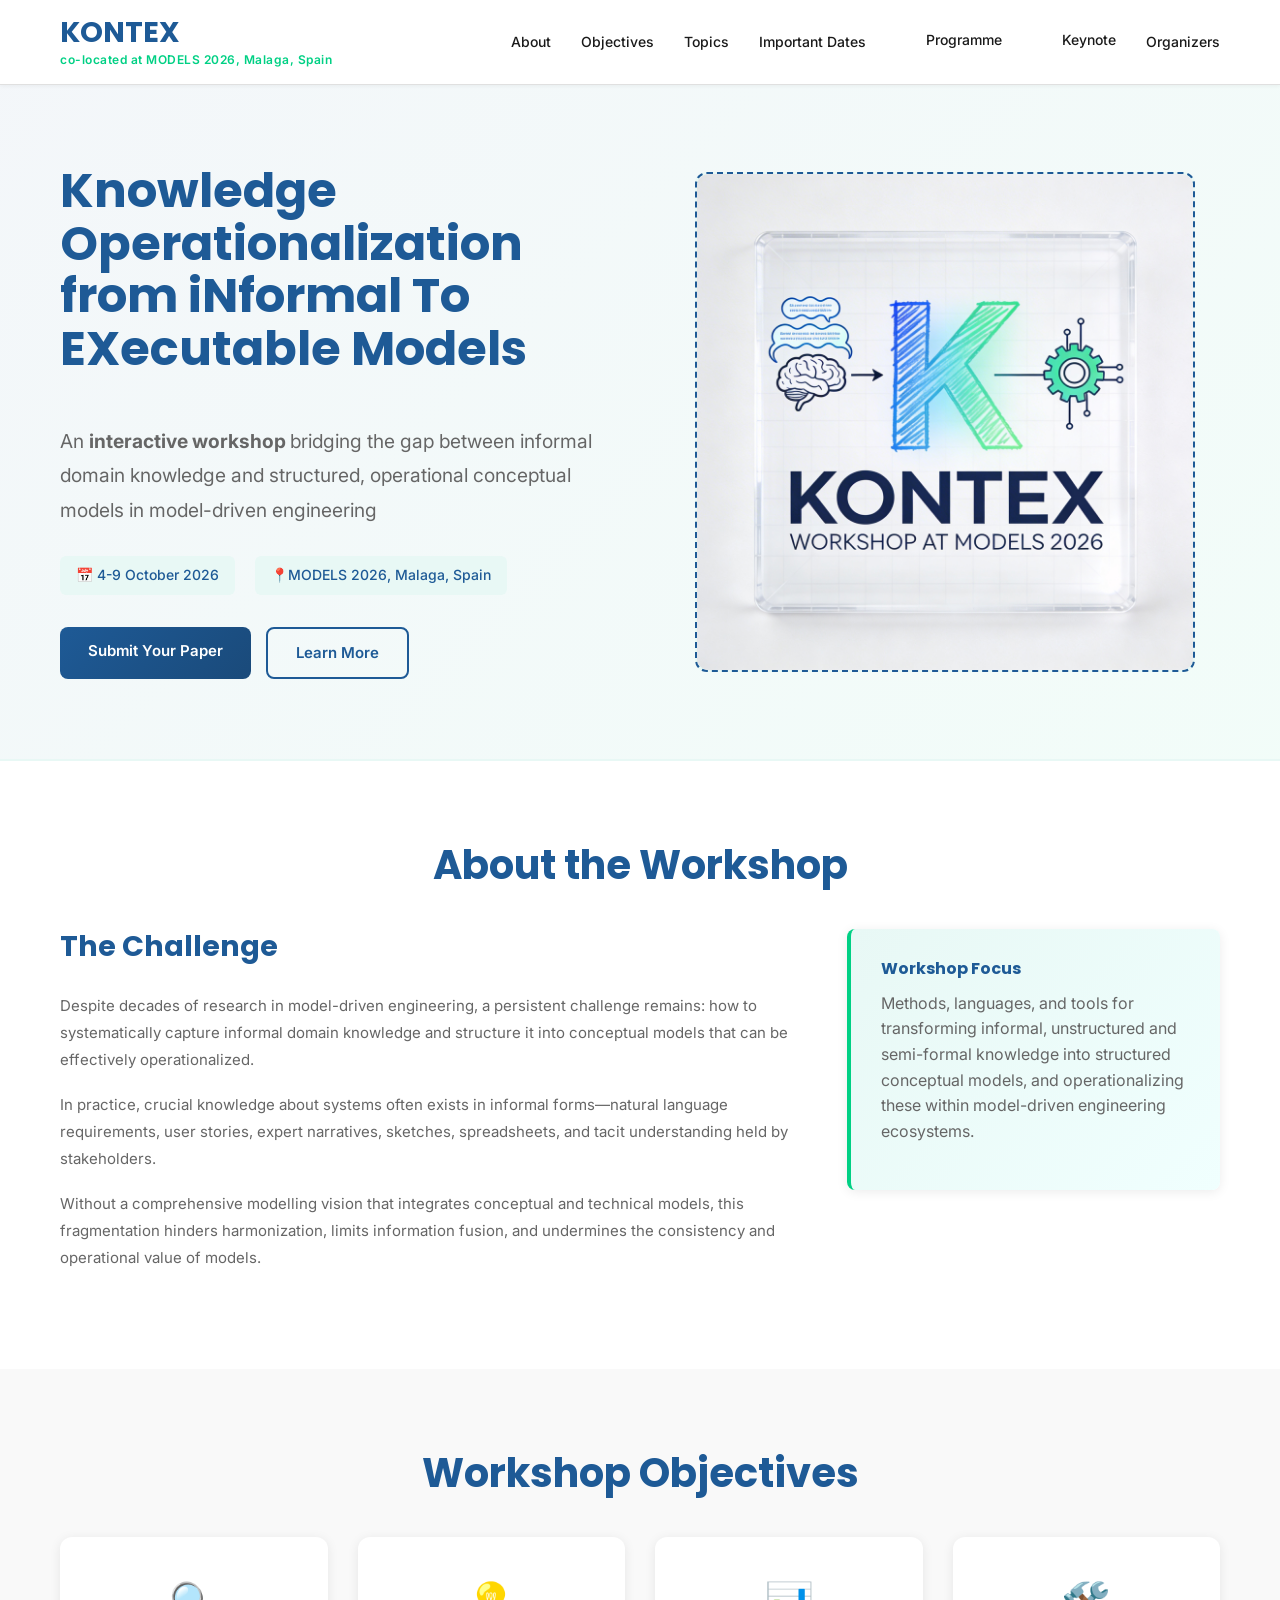
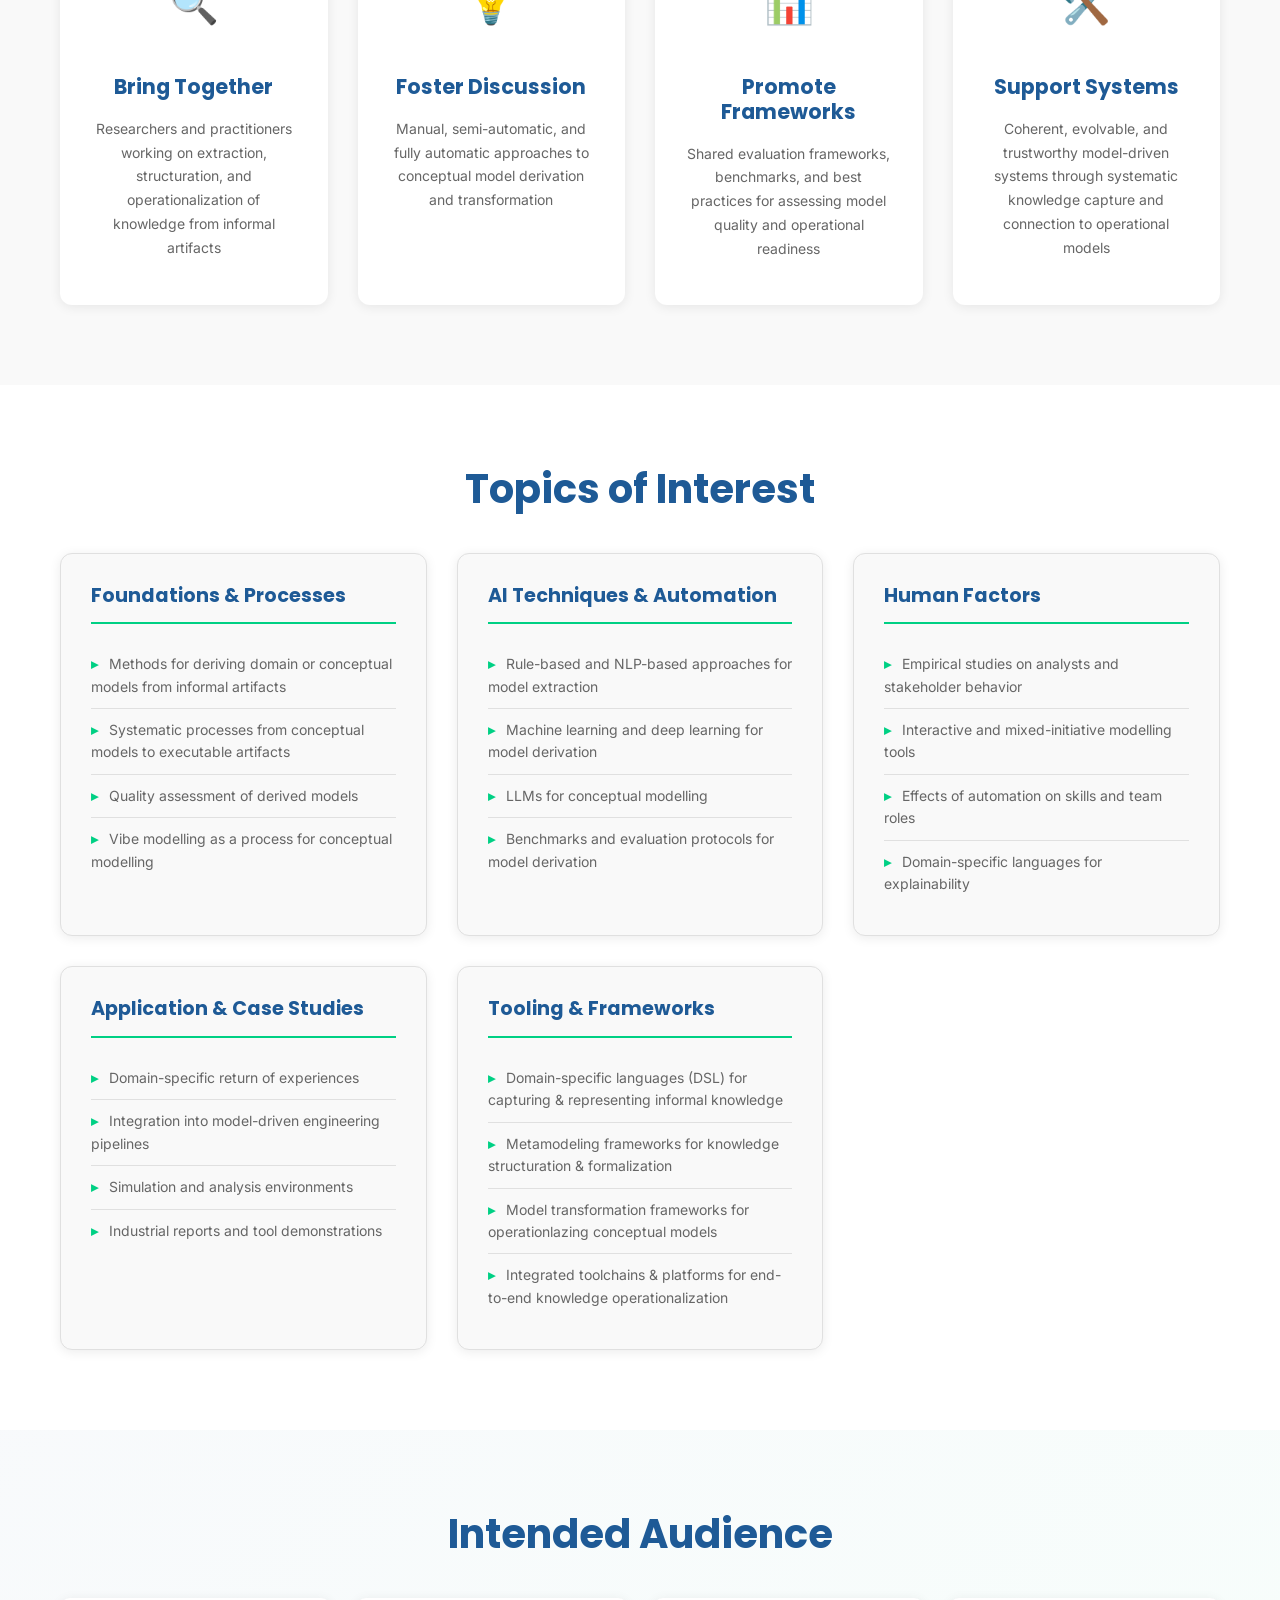
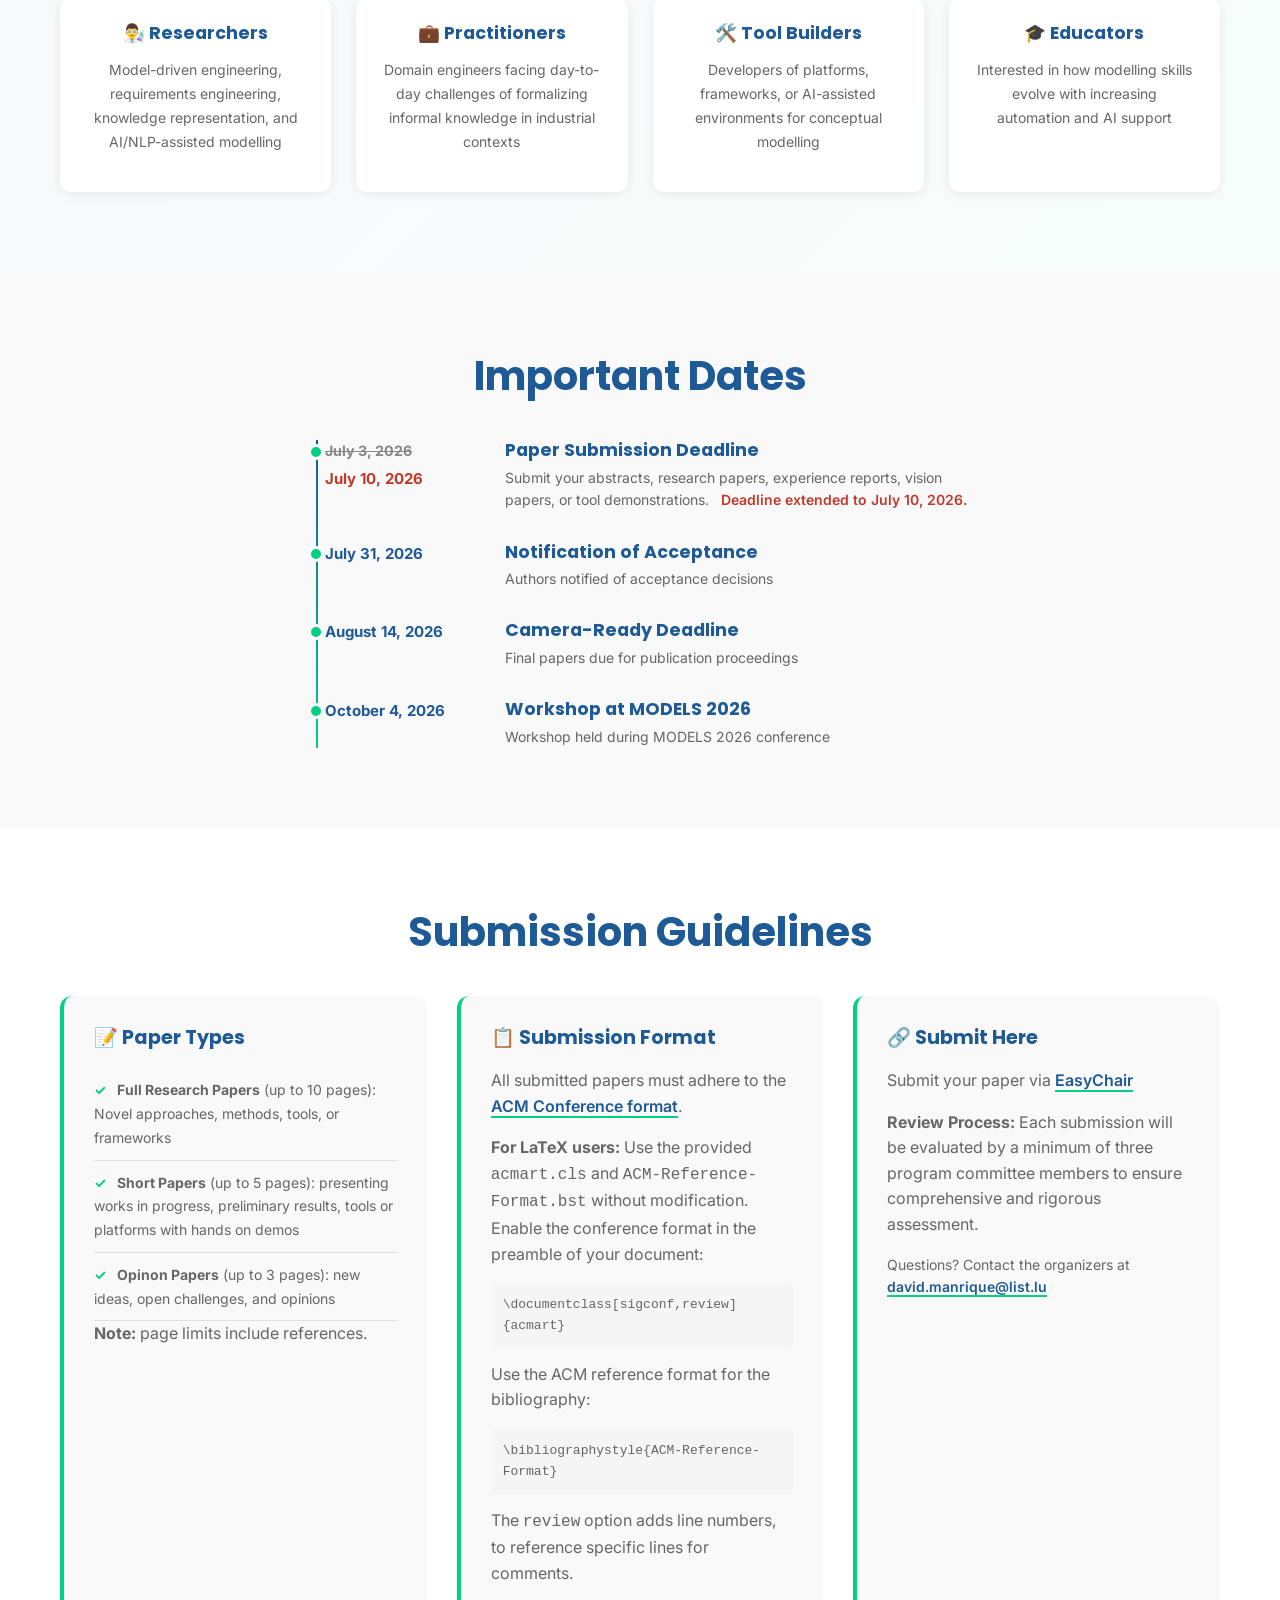
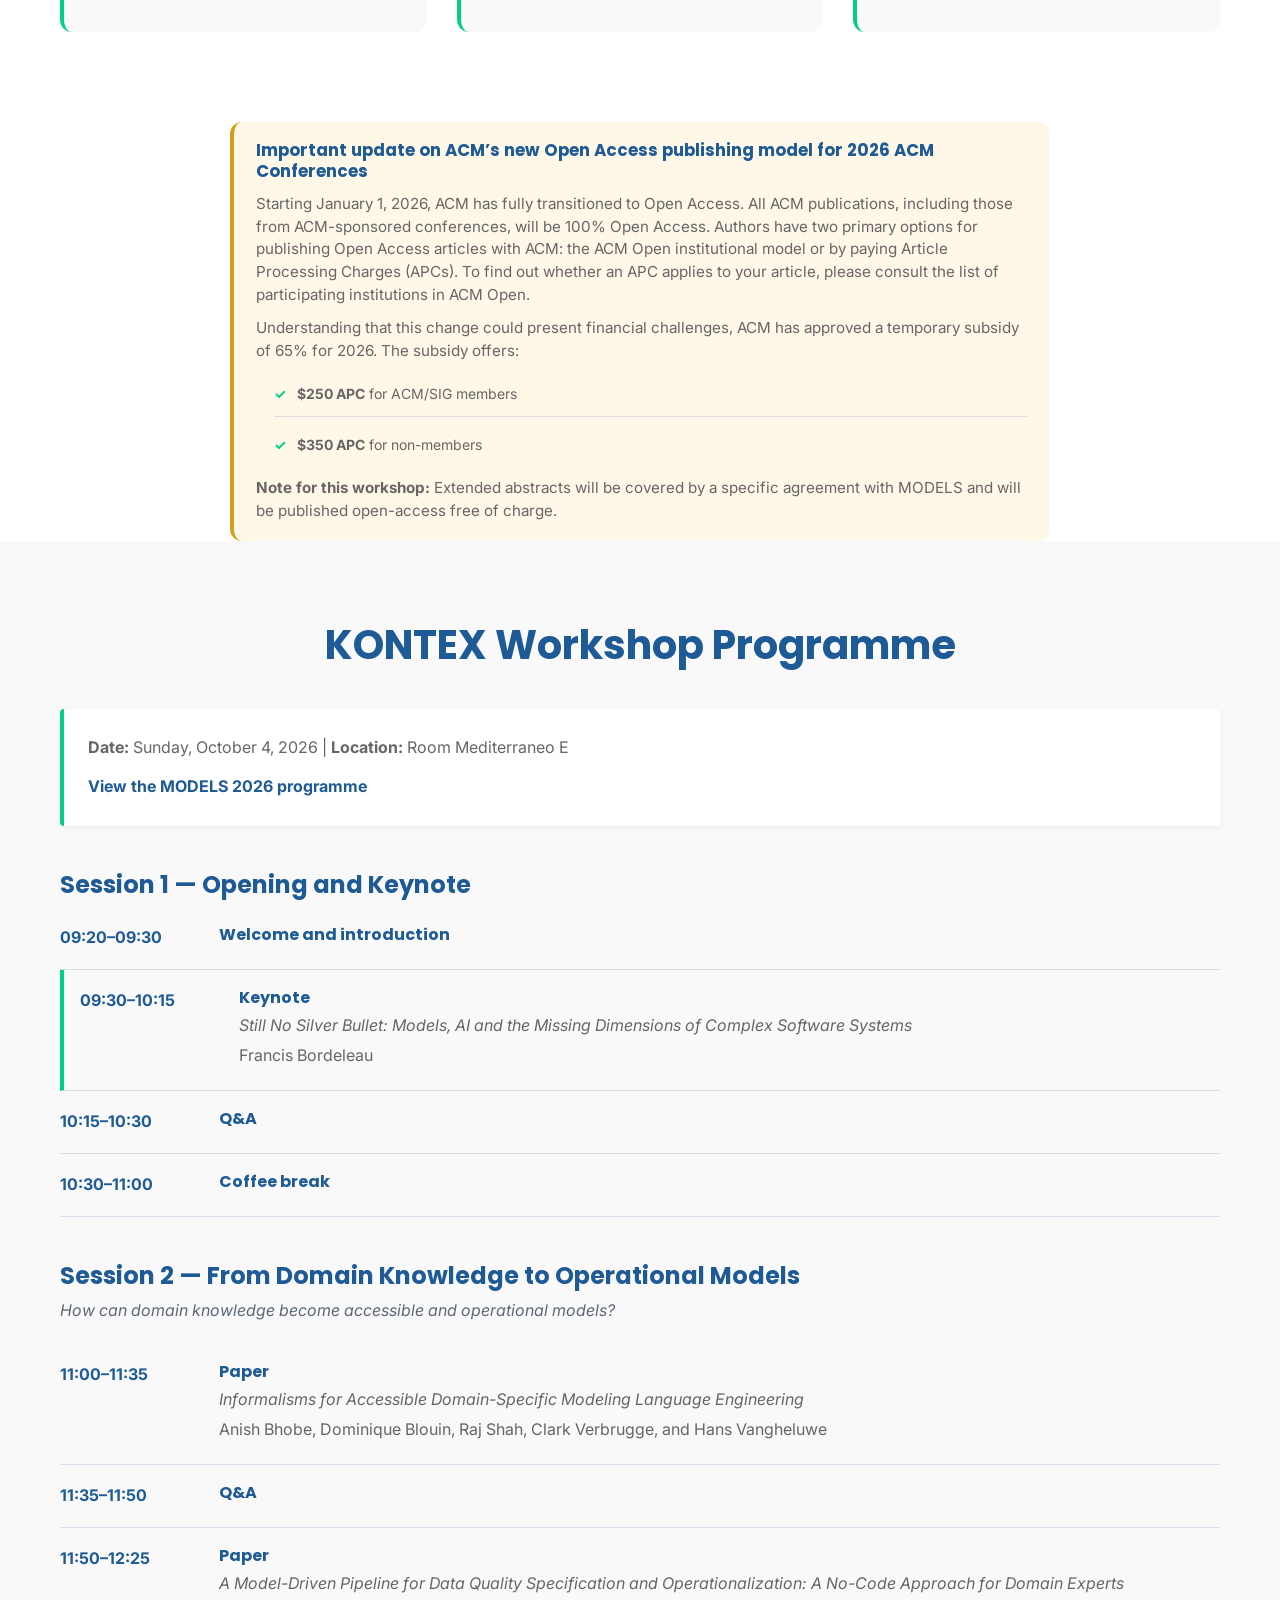
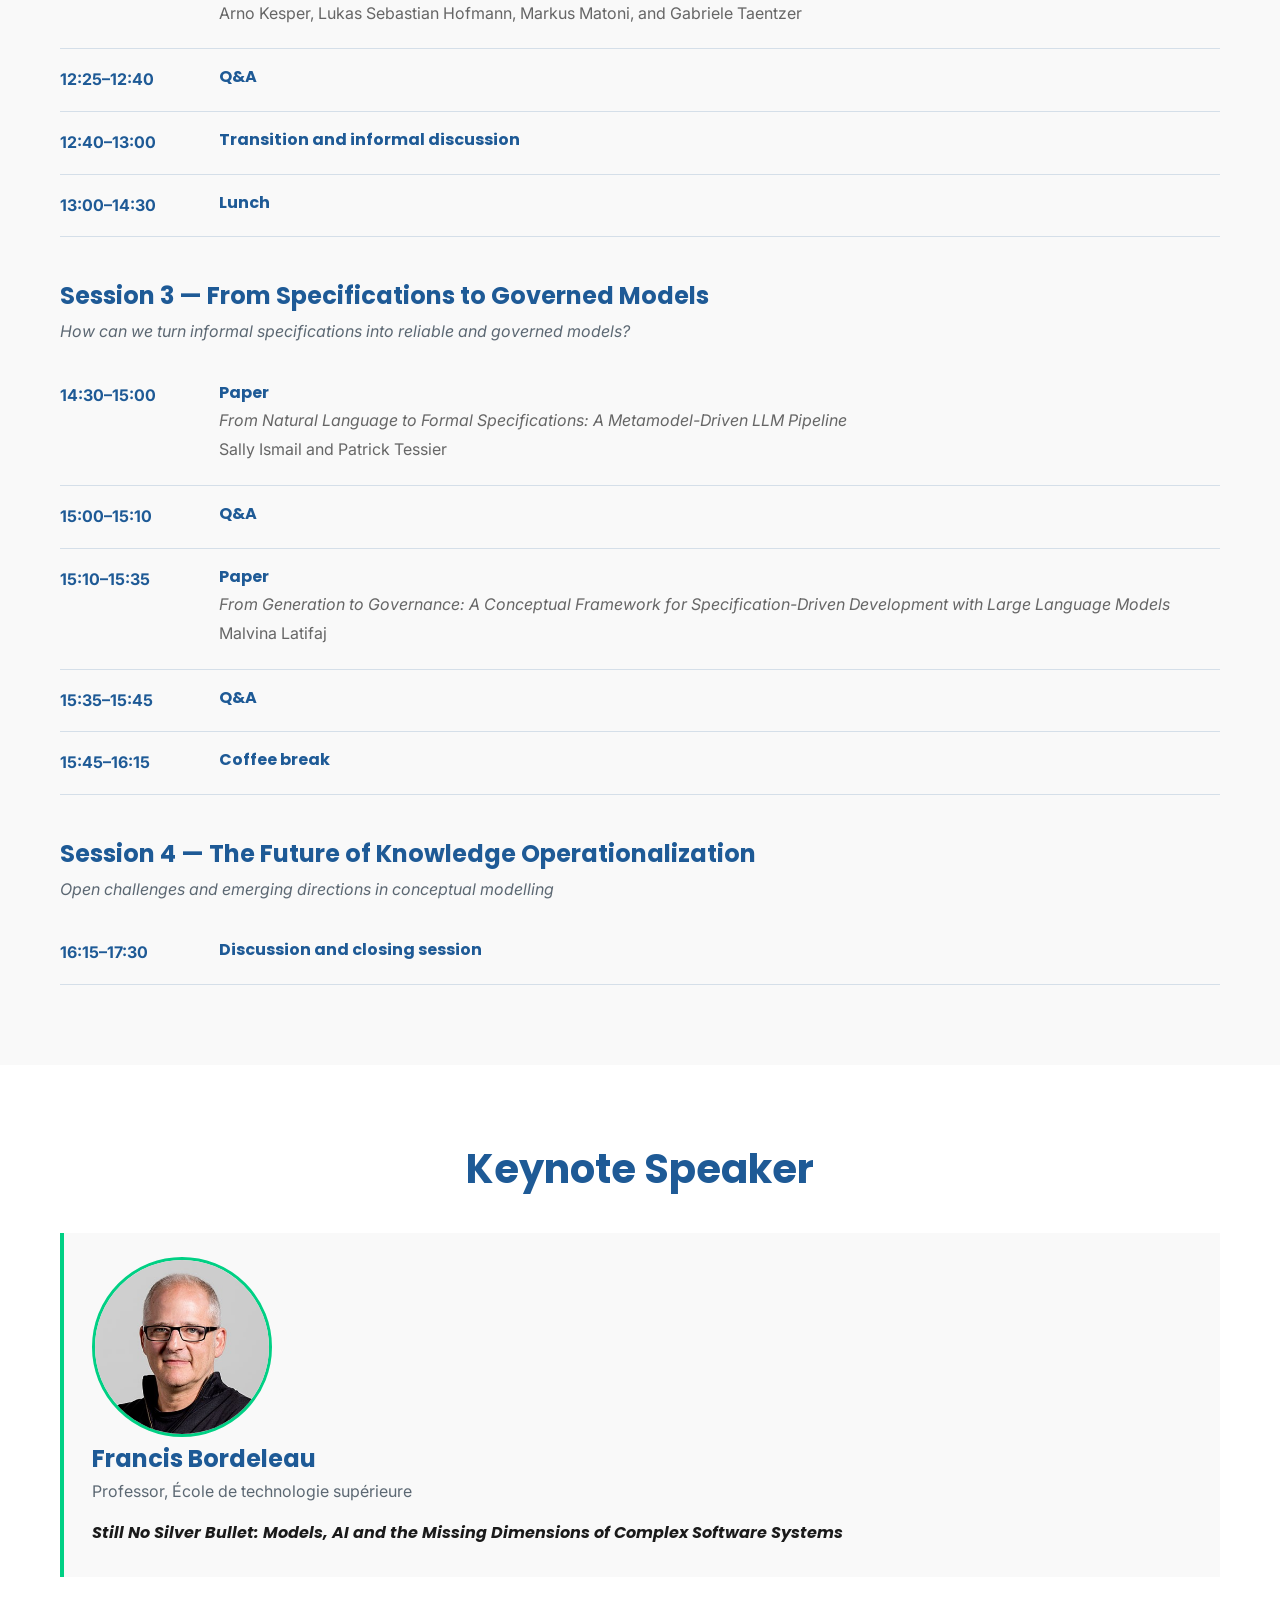
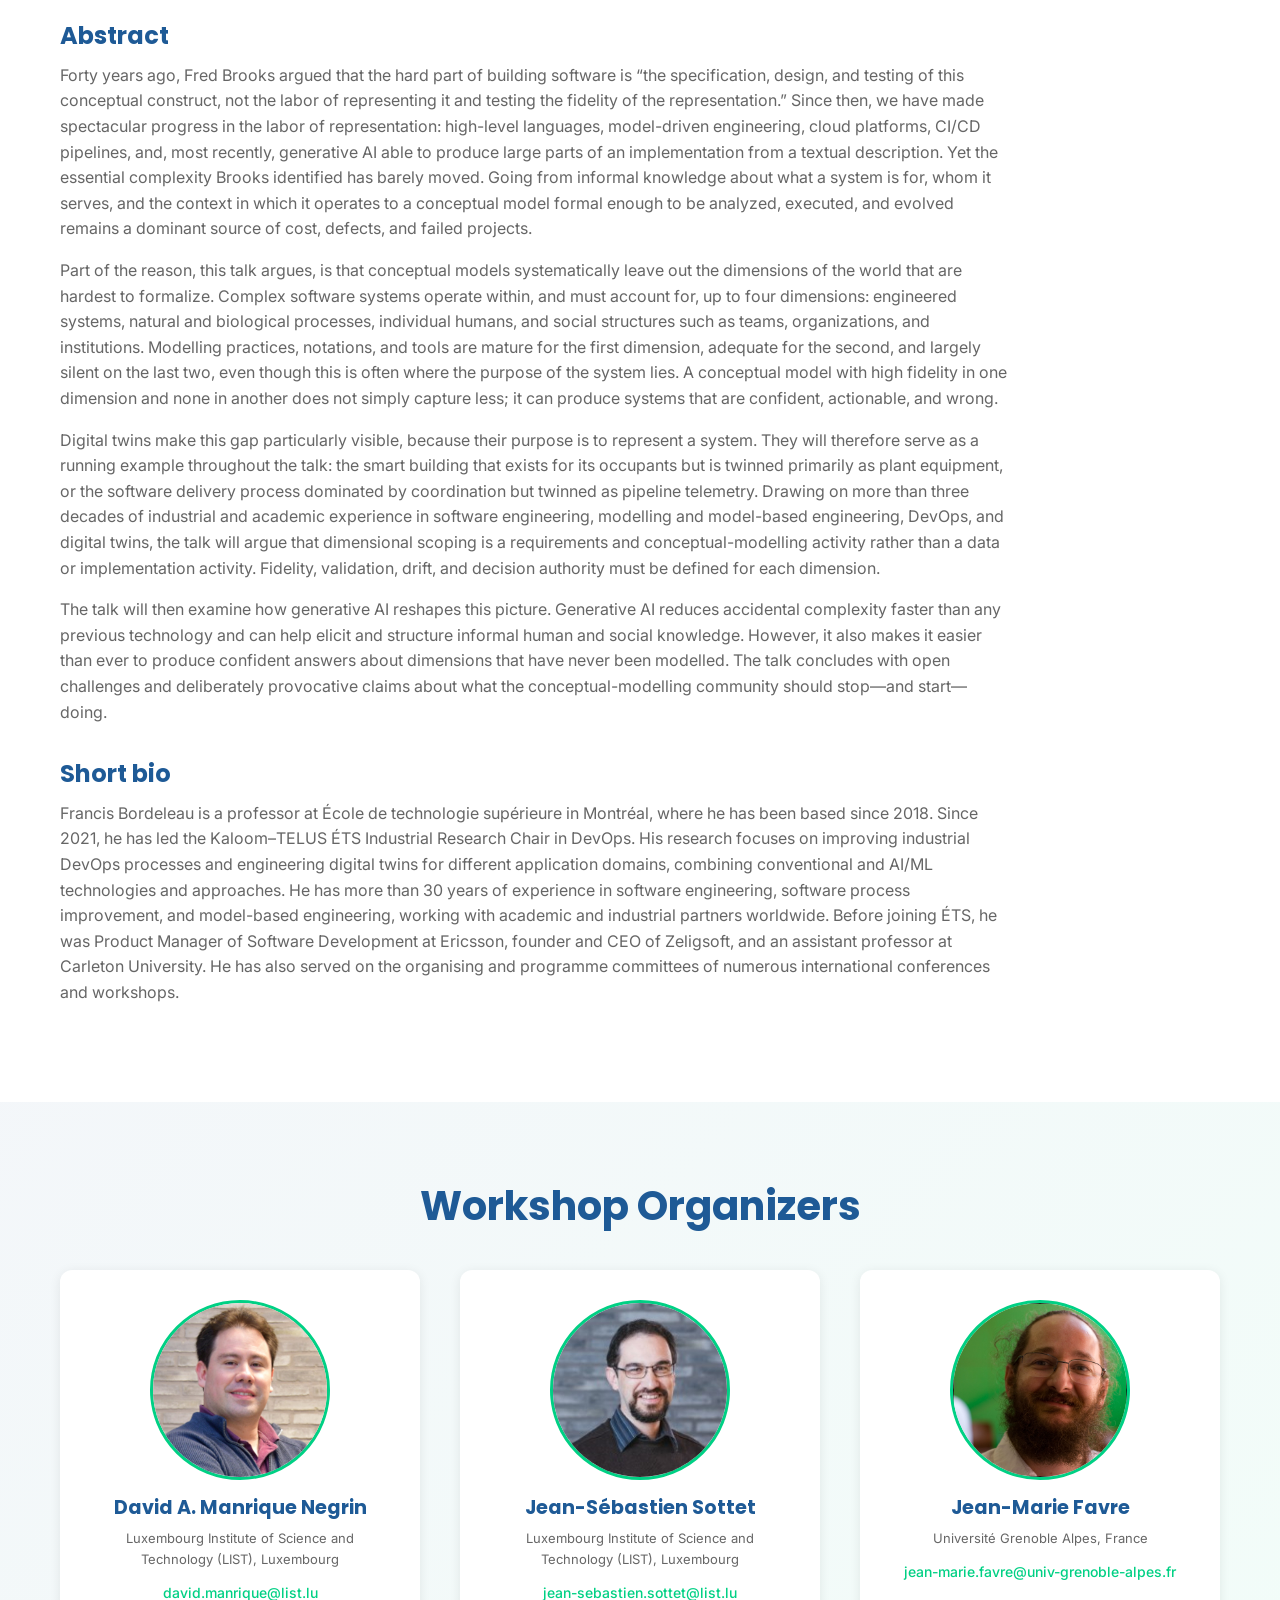
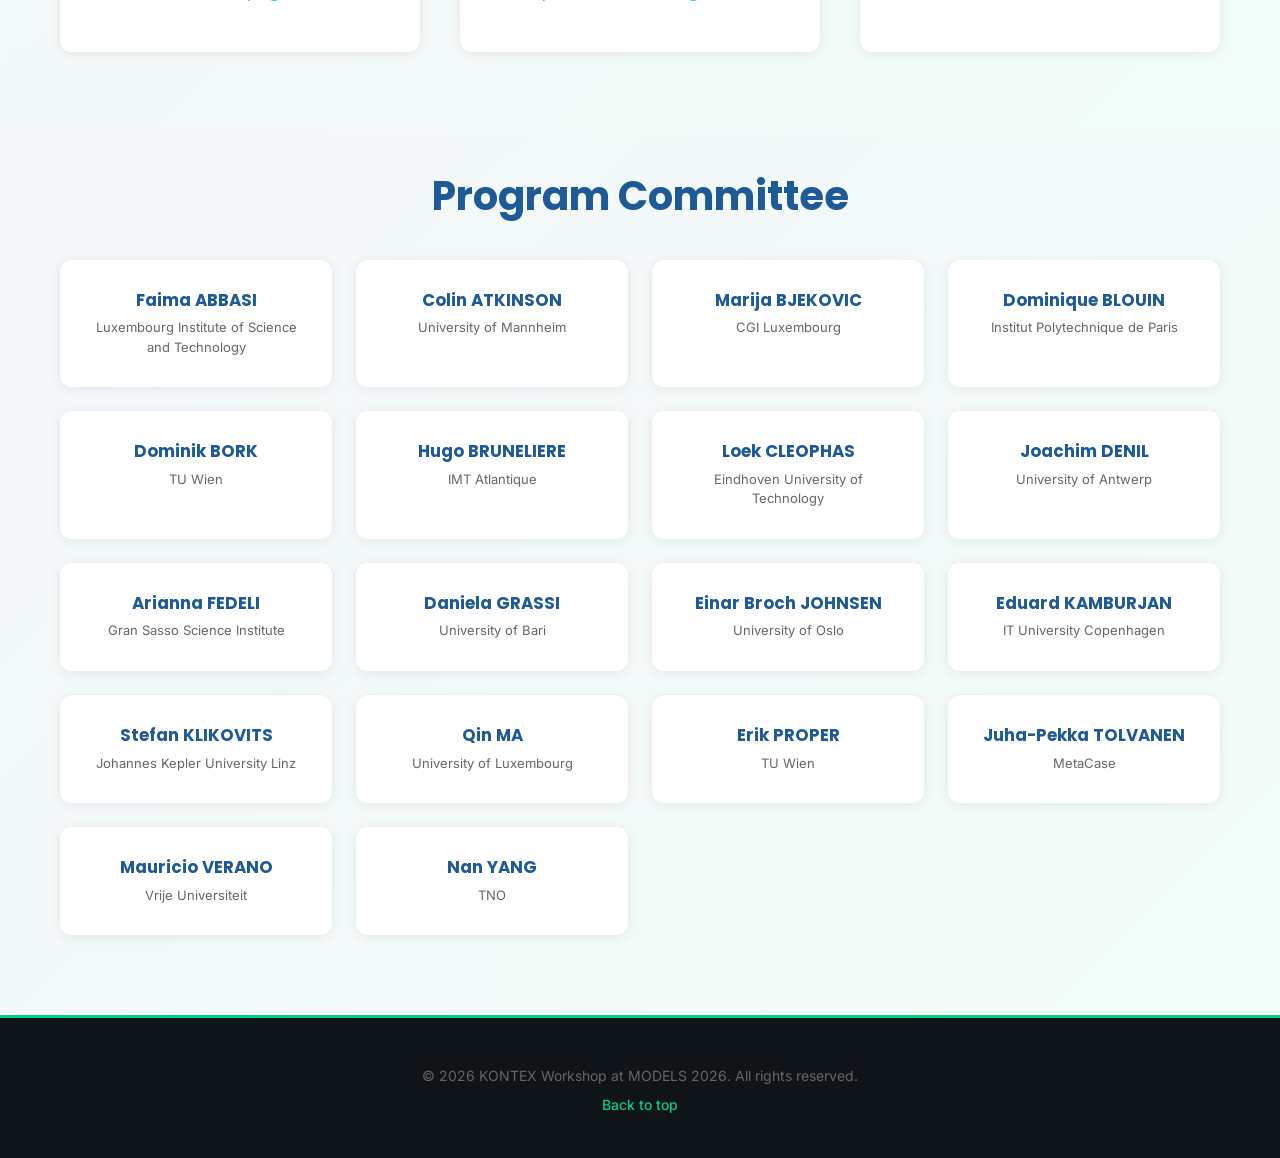
<file: index.html>
<!DOCTYPE html>
<html lang="en">
<head>
    <meta charset="UTF-8">
    <meta name="viewport" content="width=device-width, initial-scale=1.0">
    <title>KONTEX Workshop at MODELS 2026</title>
    <link rel="stylesheet" href="css/style.css">
    <link href="https://fonts.googleapis.com/css2?family=Inter:wght@300;400;500;600;700&family=Poppins:wght@600;700;800&display=swap" rel="stylesheet">
</head>
<body>
    <!-- Navigation Bar -->
    <nav class="navbar">
        <div class="container">
            <div class="nav-brand">
                <h1>KONTEX</h1>
                <p class="nav-tagline">co-located at MODELS 2026, Malaga, Spain</p>
            </div>
            <ul class="nav-menu">
                <li><a href="#about">About</a></li>
                <li><a href="#objectives">Objectives</a></li>
                <li><a href="#topics">Topics</a></li>
                <li><a href="#dates">Important Dates</a></li>
                <!-- <li><a href="#submission">Submission</a></li> -->
                <li></li><a href="#program">Programme</a></li>
                <li></li><a href="#keynote-speaker">Keynote</a></li>
                <li><a href="#organizers">Organizers</a></li>
            </ul>
            <div class="hamburger">
                <span></span>
                <span></span>
                <span></span>
            </div>
        </div>
    </nav>

    <!-- Hero Section -->
    <section class="hero">
        <div class="container hero-content">
            <div class="hero-text">
                <h1>Knowledge Operationalization from iNformal To EXecutable Models</h1>
                <p class="lead">An <strong>interactive workshop </strong> bridging the gap between informal domain knowledge and structured, operational conceptual models in model-driven engineering</p>
                <div class="hero-meta">
                    <span class="meta-item">📅 4-9 October 2026 </span>
                     <a href="https://conf.researchr.org/home/models-2026" target="_blank" class="meta-item" style="display: inline-block;">📍MODELS 2026, Malaga, Spain</a>
                    <!-- <span class="meta-item">📍MODELS 2026, Malaga, Spain</span> -->
                    
                </div>
                <div class="hero-cta">
                    <a href="#submission" class="btn btn-primary">Submit Your Paper</a>
                    <a href="#about" class="btn btn-secondary">Learn More</a>
                </div>
            </div>
            <div class="hero-image">
                <div class="logo-placeholder">
                    <!-- <p style="color: #999;">Your KONTEX logo image will go here</p> -->
                    <img src="images/logo.png" alt="KONTEX Workshop Logo" style="max-width: 100%; height: auto; border-radius: 12px;">
                </div>
            </div>
        </div>
    </section>

    <!-- About Section -->
    <section id="about" class="about">
        <div class="container">
            <h2>About the Workshop</h2>
            <div class="about-content">
                <div class="about-text">
                    <h3>The Challenge</h3>
                    <p>Despite decades of research in model-driven engineering, a persistent challenge remains: how to systematically capture informal domain knowledge and structure it into conceptual models that can be effectively operationalized.</p>
                    <p>In practice, crucial knowledge about systems often exists in informal forms—natural language requirements, user stories, expert narratives, sketches, spreadsheets, and tacit understanding held by stakeholders.</p>
                    <p>Without a comprehensive modelling vision that integrates conceptual and technical models, this fragmentation hinders harmonization, limits information fusion, and undermines the consistency and operational value of models.</p>
                </div>
                <div class="about-highlight">
                    <div class="highlight-box">
                        <h4>Workshop Focus</h4>
                        <p>Methods, languages, and tools for transforming informal, unstructured and semi-formal knowledge into structured conceptual models, and operationalizing these within model-driven engineering ecosystems.</p>
                    </div>
                </div>
            </div>
        </div>
    </section>

    <!-- Objectives Section -->
    <section id="objectives" class="objectives">
        <div class="container">
            <h2>Workshop Objectives</h2>
            <div class="objectives-grid">
                <div class="objective-card">
                    <div class="objective-icon">🔍</div>
                    <h3>Bring Together</h3>
                    <p>Researchers and practitioners working on extraction, structuration, and operationalization of knowledge from informal artifacts</p>
                </div>
                <div class="objective-card">
                    <div class="objective-icon">💡</div>
                    <h3>Foster Discussion</h3>
                    <p>Manual, semi-automatic, and fully automatic approaches to conceptual model derivation and transformation</p>
                </div>
                <div class="objective-card">
                    <div class="objective-icon">📊</div>
                    <h3>Promote Frameworks</h3>
                    <p>Shared evaluation frameworks, benchmarks, and best practices for assessing model quality and operational readiness</p>
                </div>
                <div class="objective-card">
                    <div class="objective-icon">🛠️</div>
                    <h3>Support Systems</h3>
                    <p>Coherent, evolvable, and trustworthy model-driven systems through systematic knowledge capture and connection to operational models</p>
                </div>
            </div>
        </div>
    </section>

    <!-- Topics Section -->
    <section id="topics" class="topics">
        <div class="container">
            <h2>Topics of Interest</h2>
            <div class="topics-grid">
                <div class="topic-card">
                    <h3>Foundations & Processes</h3>
                    <ul>
                        <li>Methods for deriving domain or conceptual models from informal artifacts</li>
                        <li>Systematic processes from conceptual models to executable artifacts</li>
                        <li>Quality assessment of derived models</li>
                        <!-- <li>Tooling and frameworks for knowledge capture and formalization</li> -->
                        <li> Vibe modelling as a process for conceptual modelling</li>
                    </ul>
                </div>
                <div class="topic-card">
                    <h3>AI Techniques & Automation</h3>
                    <ul>
                        <li>Rule-based and NLP-based approaches for model extraction</li>
                        <li>Machine learning and deep learning for model derivation</li>
                        <li>LLMs for conceptual modelling</li>
                        <li>Benchmarks and evaluation protocols for model derivation</li>
                        
                    </ul>
                </div>
                <div class="topic-card">
                    <h3>Human Factors</h3>
                    <ul>
                        <li>Empirical studies on analysts and stakeholder behavior</li>
                        <li>Interactive and mixed-initiative modelling tools</li>
                        <li>Effects of automation on skills and team roles</li>
                        <li>Domain-specific languages for explainability</li>
                    </ul>
                </div>
                <div class="topic-card">
                    <h3>Application & Case Studies</h3>
                    <ul>
                        <li>Domain-specific return of experiences</li>
                        <li>Integration into model-driven engineering pipelines</li>
                        <li>Simulation and analysis environments</li>
                        <li>Industrial reports and tool demonstrations</li>
                    </ul>
                </div>
                <div class="topic-card">
                    <h3>Tooling & Frameworks</h3>
                    <ul>
                        <li>Domain-specific languages (DSL) for capturing & representing informal knowledge</li>
                        <li>Metamodeling frameworks for knowledge structuration & formalization</li>
                        <li>Model transformation frameworks for operationlazing conceptual models</li>
                        <li>Integrated toolchains & platforms for end-to-end knowledge operationalization</li>
                    </ul>
                </div>
            </div>
        </div>
    </section>

    <!-- Audience Section -->
    <section class="audience">
        <div class="container">
            <h2>Intended Audience</h2>
            <div class="audience-grid">
                <div class="audience-item">
                    <h4>👨‍🔬 Researchers</h4>
                    <p>Model-driven engineering, requirements engineering, knowledge representation, and AI/NLP-assisted modelling</p>
                </div>
                <div class="audience-item">
                    <h4>💼 Practitioners</h4>
                    <p>Domain engineers facing day-to-day challenges of formalizing informal knowledge in industrial contexts</p>
                </div>
                <div class="audience-item">
                    <h4>🛠️ Tool Builders</h4>
                    <p>Developers of platforms, frameworks, or AI-assisted environments for conceptual modelling</p>
                </div>
                <div class="audience-item">
                    <h4>🎓 Educators</h4>
                    <p>Interested in how modelling skills evolve with increasing automation and AI support</p>
                </div>
            </div>
        </div>
    </section>

    <!-- Important Dates Section -->
    <section id="dates" class="dates">
        <div class="container">
                    <h2>Important Dates</h2>
        <div class="timeline">
            <div class="timeline-item">
                <div class="timeline-date deadline-update">
                    <span class="old-date"><s>July 3, 2026</s></span>
                    <span class="new-date">July 10, 2026</span>
                </div>
                <div class="timeline-content">
                    <h4>Paper Submission Deadline</h4>
                    <p>
                        Submit your abstracts, research papers, experience reports, vision papers, or tool demonstrations.
                        <span class="deadline-note">Deadline extended to July 10, 2026.</span>
                    </p>
                </div>
            </div>
            <!-- <h2>Important Dates</h2>
            <div class="timeline">
                <div class="timeline-item">
                    <div class="timeline-date">July 3, 2026</div>
                    <div class="timeline-content">
                        <h4>Paper Submission Deadline</h4>
                        <p>Submit your research papers, experience reports, vision papers, or tool demonstrations</p>
                    </div>
                </div> -->
                <div class="timeline-item">
                    <div class="timeline-date">July 31, 2026</div>
                    <div class="timeline-content">
                        <h4>Notification of Acceptance</h4>
                        <p>Authors notified of acceptance decisions</p>
                    </div>
                </div>
                <div class="timeline-item">
                    <div class="timeline-date">August 14, 2026</div>
                    <div class="timeline-content">
                        <h4>Camera-Ready Deadline</h4>
                        <p>Final papers due for publication proceedings</p>
                    </div>
                </div>
                <div class="timeline-item">
                    <div class="timeline-date">October 4, 2026</div>
                    <div class="timeline-content">
                        <h4>Workshop at MODELS 2026</h4>
                        <p>Workshop held during MODELS 2026 conference</p>
                    </div>
                </div>
            </div>
        </div>
    </section>

    <!-- Submission Section -->
    <section id="submission" class="submission">
        <div class="container">
            <h2>Submission Guidelines</h2>
            <div class="submission-content">
                <div class="submission-box">
                    <h3>📝 Paper Types</h3>
                    <ul>
                        <li><strong>Full Research Papers</strong> (up to 10 pages): Novel approaches, methods, tools, or frameworks</li>
                        
                        <li><strong>Short Papers</strong> (up to 5 pages): presenting works in progress, preliminary results, tools or platforms with hands on demos</li>
                        
                        <li><strong>Opinon Papers</strong> (up to 3 pages):  new ideas, open challenges, and opinions</li>
                        
                        <p> <strong>Note:</strong> page limits include references.</p>
                    </ul>
                </div>
                <!-- <div class="submission-box">
                    <h3>📋 Requirements</h3>
                    <ul>
                        <li>Papers must follow the <strong>MODELS 2026 formatting guidelines</strong></li>
                        <li>Submitted in <strong>PDF format</strong></li>
                        <li>Original, unpublished work</li>
                        <li>Include author names, affiliations, and contact information</li>
                        <li>Add 3-5 relevant keywords</li>
                    </ul>
                </div> -->
                <div class="submission-box">
                    <h3>📋 Submission Format</h3>
                        <p>All submitted papers must adhere to the <a href="https://www.acm.org/publications/proceedings-template" target="_blank" class="link-highlight">ACM Conference format</a>.</p>
                        
                        <p><strong>For LaTeX users:</strong> Use the provided <code>acmart.cls</code> and <code>ACM-Reference-Format.bst</code> without modification. Enable the conference format in the preamble of your document:</p>
                        <p style="background-color: #f5f5f5; padding: 12px; border-radius: 6px; font-family: monospace; font-size: 13px; overflow-x: auto;">
                            \documentclass[sigconf,review]{acmart}
                        </p>
                        <p>Use the ACM reference format for the bibliography:</p>
                        <p style="background-color: #f5f5f5; padding: 12px; border-radius: 6px; font-family: monospace; font-size: 13px; overflow-x: auto;">
                            \bibliographystyle{ACM-Reference-Format}
                        </p>
                        <p>The <code>review</code> option adds line numbers, to reference specific lines for comments.</p>
                        
                        
            </div>
                <div class="submission-box">
                    <h3>🔗 Submit Here</h3>
                    <!-- <p>Submit your paper via <a href="#" class="link-highlight">EasyChair (Link coming soon)</a></p> -->
                     <p>Submit your paper via <a href="https://easychair.org/my/conference?conf=kontex2026" class="link-highlight" target="_blank">EasyChair</a></p>
                    <p style="margin-top: 15px;"><strong>Review Process:</strong> Each submission will be evaluated by a minimum of three program committee members to ensure comprehensive and rigorous assessment.</p>
                    <p style="margin-top: 15px; font-size: 14px; color: #666;">Questions? Contact the organizers at <a href="mailto:david.manrique@list.lu" class="link-highlight">david.manrique@list.lu</a></p>
                </div>
            </div>
        </div>
    </section>
    <section class="submission-note">
    <div class="container">
        <div class="submission-box note-box">
            <h3>Important update on ACM’s new Open Access publishing model for 2026 ACM Conferences</h3>

            <p>
                Starting January 1, 2026, ACM has fully transitioned to Open Access. All ACM publications,
                including those from ACM-sponsored conferences, will be 100% Open Access. Authors have two
                primary options for publishing Open Access articles with ACM: the ACM Open institutional model
                or by paying Article Processing Charges (APCs). To find out whether an APC applies to your
                article, please consult the list of participating institutions in ACM Open.
            </p>

            <p>
                Understanding that this change could present financial challenges, ACM has approved a temporary
                subsidy of 65% for 2026. The subsidy offers:
            </p>

            <ul>
                <li><strong>$250 APC</strong> for ACM/SIG members</li>
                <li><strong>$350 APC</strong> for non-members</li>
            </ul>

            <p>
                <strong>Note for this workshop:</strong> Extended abstracts will be covered by a specific
                agreement with MODELS and will be published open-access free of charge.
                </p>
            </div>
        </div>
    </section>
    <!-- =========================================================
        KONTEX Workshop Programme
        ========================================================= -->
    <!-- <section id="program" class="program">
        <div class="container">
            <h2>KONTEX Workshop Programme</h2> -->
            
        <section id="program" class="program">
            <div class="container">
                <h2>KONTEX Workshop Programme</h2>
                <div class="program-meta">
                    <p>
                        <strong>Date:</strong> Sunday, October 4, 2026
                        <span class="meta-separator">|</span>
                        <strong>Location:</strong> Room Mediterraneo E
                    </p>

                    <p>
                        <a
                            href="https://conf.researchr.org/info/models-2026/program-overview"
                            target="_blank"
                            rel="noopener noreferrer"
                            class="program-link"
                        >
                            View the MODELS 2026 programme
                        </a>
                    </p>
                </div>

                <!-- <div class="program-meta">
                    <p><strong>Date:</strong> Sunday, October 4, 2026</p>
                    <p><strong>Location:</strong> Room Mediterraneo E</p>
                    <p>
                        <a
                            href="https://conf.researchr.org/info/models-2026/program-overview"
                            target="_blank"
                            rel="noopener noreferrer"
                            class="program-link"
                        >
                            View the MODELS 2026 programme
                        </a>
                    </p>
                </div> -->

        <!-- <div class="program-session">
            <h3>Session 1 — Opening and Keynote</h3> -->

            <div class="program-session">
                <h3>Session 1 — Opening and Keynote</h3>

                <div class="program-item">
                    <span class="program-time">09:20–09:30</span>
                    <div class="program-content">
                        <h4>Welcome and introduction</h4>
                    </div>
                </div>

                <div class="program-item keynote-item">
                    <span class="program-time">09:30–10:15</span>
                    <div class="program-content">
                        <h4>Keynote</h4>
                        <p><em>Still No Silver Bullet: Models, AI and the Missing Dimensions of Complex Software Systems</em></p>
                        <p>Francis Bordeleau</p>
                    </div>
                </div>

                <div class="program-item">
                    <span class="program-time">10:15–10:30</span>
                    <div class="program-content">
                        <h4>Q&amp;A</h4>
                    </div>
                </div>

                <div class="program-item break-item">
                    <span class="program-time">10:30–11:00</span>
                    <div class="program-content">
                        <h4>Coffee break</h4>
                    </div>
                </div>
            </div>

            <div class="program-session">
                <h3>Session 2 — From Domain Knowledge to Operational Models</h3>
                <p class="session-description">How can domain knowledge become accessible and operational models?</p>

                <div class="program-item">
                    <span class="program-time">11:00–11:35</span>
                    <div class="program-content">
                        <h4>Paper</h4>
                        <p><em>Informalisms for Accessible Domain-Specific Modeling Language Engineering</em></p>
                        <p>Anish Bhobe, Dominique Blouin, Raj Shah, Clark Verbrugge, and Hans Vangheluwe</p>
                    </div>
                </div>

                <div class="program-item">
                    <span class="program-time">11:35–11:50</span>
                    <div class="program-content"><h4>Q&amp;A</h4></div>
                </div>

                <div class="program-item">
                    <span class="program-time">11:50–12:25</span>
                    <div class="program-content">
                        <h4>Paper</h4>
                        <p><em>A Model-Driven Pipeline for Data Quality Specification and Operationalization: A No-Code Approach for Domain Experts</em></p>
                        <p>Arno Kesper, Lukas Sebastian Hofmann, Markus Matoni, and Gabriele Taentzer</p>
                    </div>
                </div>

                <div class="program-item">
                    <span class="program-time">12:25–12:40</span>
                    <div class="program-content"><h4>Q&amp;A</h4></div>
                </div>

                <div class="program-item transition-item">
                    <span class="program-time">12:40–13:00</span>
                    <div class="program-content"><h4>Transition and informal discussion</h4></div>
                </div>

                <div class="program-item break-item">
                    <span class="program-time">13:00–14:30</span>
                    <div class="program-content"><h4>Lunch</h4></div>
                </div>
            </div>

            <div class="program-session">
                <h3>Session 3 — From Specifications to Governed Models</h3>
                <p class="session-description">How can we turn informal specifications into reliable and governed models?</p>

                <div class="program-item">
                    <span class="program-time">14:30–15:00</span>
                    <div class="program-content">
                        <h4>Paper</h4>
                        <p><em>From Natural Language to Formal Specifications: A Metamodel-Driven LLM Pipeline</em></p>
                        <p>Sally Ismail and Patrick Tessier</p>
                    </div>
                </div>

                <div class="program-item">
                    <span class="program-time">15:00–15:10</span>
                    <div class="program-content"><h4>Q&amp;A</h4></div>
                </div>

                <div class="program-item">
                    <span class="program-time">15:10–15:35</span>
                    <div class="program-content">
                        <h4>Paper</h4>
                        <p><em>From Generation to Governance: A Conceptual Framework for Specification-Driven Development with Large Language Models</em></p>
                        <p>Malvina Latifaj</p>
                    </div>
                </div>

                <div class="program-item">
                    <span class="program-time">15:35–15:45</span>
                    <div class="program-content"><h4>Q&amp;A</h4></div>
                </div>

                <div class="program-item break-item">
                    <span class="program-time">15:45–16:15</span>
                    <div class="program-content"><h4>Coffee break</h4></div>
                </div>
            </div>

            <div class="program-session">
                <h3>Session 4 — The Future of Knowledge Operationalization</h3>
                <p class="session-description">Open challenges and emerging directions in conceptual modelling</p>

                <div class="program-item">
                    <span class="program-time">16:15–17:30</span>
                    <div class="program-content"><h4>Discussion and closing session</h4></div>
                </div>
            </div>
        </div>
    </section>

    <!-- =========================================================
        Keynote Speaker
                ========================================================= -->
    <section id="keynote-speaker" class="keynote-speaker">
        <div class="container">
            <h2>Keynote Speaker</h2>

            <div class="speaker-profile">
                <div class="speaker-image">
                    <img src="images/francis-bordeleau.jpg" alt="Portrait of Francis Bordeleau">
                </div>

                <div class="speaker-summary">
                    <h3>Francis Bordeleau</h3>
                    <p class="speaker-affiliation">Professor, École de technologie supérieure</p>
                    <h4><em>Still No Silver Bullet: Models, AI and the Missing Dimensions of Complex Software Systems</em></h4>
                </div>
            </div>

            <div class="speaker-details">
                <h3>Abstract</h3>
                <p>Forty years ago, Fred Brooks argued that the hard part of building software is “the specification, design, and testing of this conceptual construct, not the labor of representing it and testing the fidelity of the representation.” Since then, we have made spectacular progress in the labor of representation: high-level languages, model-driven engineering, cloud platforms, CI/CD pipelines, and, most recently, generative AI able to produce large parts of an implementation from a textual description. Yet the essential complexity Brooks identified has barely moved. Going from informal knowledge about what a system is for, whom it serves, and the context in which it operates to a conceptual model formal enough to be analyzed, executed, and evolved remains a dominant source of cost, defects, and failed projects.</p>

                <p>Part of the reason, this talk argues, is that conceptual models systematically leave out the dimensions of the world that are hardest to formalize. Complex software systems operate within, and must account for, up to four dimensions: engineered systems, natural and biological processes, individual humans, and social structures such as teams, organizations, and institutions. Modelling practices, notations, and tools are mature for the first dimension, adequate for the second, and largely silent on the last two, even though this is often where the purpose of the system lies. A conceptual model with high fidelity in one dimension and none in another does not simply capture less; it can produce systems that are confident, actionable, and wrong.</p>

                <p>Digital twins make this gap particularly visible, because their purpose is to represent a system. They will therefore serve as a running example throughout the talk: the smart building that exists for its occupants but is twinned primarily as plant equipment, or the software delivery process dominated by coordination but twinned as pipeline telemetry. Drawing on more than three decades of industrial and academic experience in software engineering, modelling and model-based engineering, DevOps, and digital twins, the talk will argue that dimensional scoping is a requirements and conceptual-modelling activity rather than a data or implementation activity. Fidelity, validation, drift, and decision authority must be defined for each dimension.</p>

                <p>The talk will then examine how generative AI reshapes this picture. Generative AI reduces accidental complexity faster than any previous technology and can help elicit and structure informal human and social knowledge. However, it also makes it easier than ever to produce confident answers about dimensions that have never been modelled. The talk concludes with open challenges and deliberately provocative claims about what the conceptual-modelling community should stop—and start—doing.</p>

                <h3>Short bio</h3>
                <p>Francis Bordeleau is a professor at École de technologie supérieure in Montréal, where he has been based since 2018. Since 2021, he has led the Kaloom–TELUS ÉTS Industrial Research Chair in DevOps. His research focuses on improving industrial DevOps processes and engineering digital twins for different application domains, combining conventional and AI/ML technologies and approaches. He has more than 30 years of experience in software engineering, software process improvement, and model-based engineering, working with academic and industrial partners worldwide. Before joining ÉTS, he was Product Manager of Software Development at Ericsson, founder and CEO of Zeligsoft, and an assistant professor at Carleton University. He has also served on the organising and programme committees of numerous international conferences and workshops.</p>
            </div>
        </div>
    </section>


    <!-- Organizers Section -->
    <section id="organizers" class="organizers">
        <div class="container">
            <h2>Workshop Organizers</h2>
            <div class="organizers-grid">
                <div class="organizer-card">
                    <!-- <div class="organizer-avatar">DM</div> -->
                    <img src="images/DavidPhoto3.JPG" alt="David A. Manrique Negrin" class="organizer-avatar-img">
                    <h4>David A. Manrique Negrin</h4>
                    <p class="organizer-affiliation">Luxembourg Institute of Science and Technology (LIST), Luxembourg</p>
                    <p class="organizer-email"><a href="mailto:david.manrique@list.lu">david.manrique@list.lu</a></p>
                </div>
                <div class="organizer-card">
                    <!-- <div class="organizer-avatar">JS</div> -->
                     <img src="images/jeansebastienPhoto2.jpg" alt="Jean Sebastien Sottet" class="organizer-avatar-img">
                    <h4>Jean-Sébastien Sottet</h4>
                    <p class="organizer-affiliation">Luxembourg Institute of Science and Technology (LIST), Luxembourg</p>
                    <p class="organizer-email"><a href="mailto:jean-sebastien.sottet@list.lu">jean-sebastien.sottet@list.lu</a></p>
                </div>
                <div class="organizer-card">
                    <!-- <div class="organizer-avatar">JM</div> -->
                     <img src="images/JeanMariePhoto.jpg" alt="Jean-Marie Favre" class="organizer-avatar-img">
                    <h4>Jean-Marie Favre</h4>
                    <p class="organizer-affiliation">Université Grenoble Alpes, France</p>
                    <p class="organizer-email"><a href="mailto:jean-marie.favre@univ-grenoble-alpes.fr">jean-marie.favre@univ-grenoble-alpes.fr</a></p>
                </div>
            </div>
        </div>
    </section>
    <!-- Program Committee Section -->
<section id="program-committee" class="organizers program-committee">
    <div class="container">
        <h2>Program Committee</h2>
        <div class="organizers-grid committee-grid">
            <div class="organizer-card committee-card">
                <h4>Faima ABBASI</h4>
                <p class="organizer-affiliation">Luxembourg Institute of Science and Technology</p>
            </div>
            <div class="organizer-card committee-card">
                <h4>Colin ATKINSON</h4>
                <p class="organizer-affiliation">University of Mannheim</p>
            </div>
            <div class="organizer-card committee-card">
                <h4>Marija BJEKOVIC</h4>
                <p class="organizer-affiliation">CGI Luxembourg</p>
            </div>
            <div class="organizer-card committee-card">
                <h4>Dominique BLOUIN</h4>
                <p class="organizer-affiliation">Institut Polytechnique de Paris</p>
            </div>
            <div class="organizer-card committee-card">
                <h4>Dominik BORK</h4>
                <p class="organizer-affiliation">TU Wien</p>
            </div>
            <div class="organizer-card committee-card">
                <h4>Hugo BRUNELIERE</h4>
                <p class="organizer-affiliation">IMT Atlantique</p>
            </div>
            <div class="organizer-card committee-card">
                <h4>Loek CLEOPHAS</h4>
                <p class="organizer-affiliation">Eindhoven University of Technology</p>
            </div>
            <div class="organizer-card committee-card">
                <h4>Joachim DENIL</h4>
                <p class="organizer-affiliation">University of Antwerp</p>
            </div>
            <div class="organizer-card committee-card">
                <h4>Arianna FEDELI</h4>
                <p class="organizer-affiliation">Gran Sasso Science Institute</p>
            </div>
            <div class="organizer-card committee-card">
                <h4>Daniela GRASSI</h4>
                <p class="organizer-affiliation">University of Bari</p>
            </div>
            <div class="organizer-card committee-card">
                <h4>Einar Broch JOHNSEN</h4>
                <p class="organizer-affiliation">University of Oslo</p>
            </div>
            <div class="organizer-card committee-card">
                <h4>Eduard KAMBURJAN</h4>
                <p class="organizer-affiliation">IT University Copenhagen</p>
            </div>
            <div class="organizer-card committee-card">
                <h4>Stefan KLIKOVITS</h4>
                <p class="organizer-affiliation">Johannes Kepler University Linz</p>
            </div>
            <div class="organizer-card committee-card">
                <h4>Qin MA</h4>
                <p class="organizer-affiliation">University of Luxembourg</p>
            </div>
            <div class="organizer-card committee-card">
                <h4>Erik PROPER</h4>
                <p class="organizer-affiliation">TU Wien</p>
            </div>
            <div class="organizer-card committee-card">
                <h4>Juha-Pekka TOLVANEN</h4>
                <p class="organizer-affiliation">MetaCase</p>
            </div>
            <div class="organizer-card committee-card">
                <h4>Mauricio VERANO</h4>
                <p class="organizer-affiliation">Vrije Universiteit</p>
            </div>
            <div class="organizer-card committee-card">
                <h4>Nan YANG</h4>
                <p class="organizer-affiliation">TNO</p>
            </div>
        </div>
    </div>
</section>

    <!-- Footer -->
    <footer class="footer">
        <div class="container">
            <p>&copy; 2026 KONTEX Workshop at MODELS 2026. All rights reserved.</p>
            <p><a href="#top">Back to top</a></p>
        </div>
    </footer>

    <script src="js/script.js"></script>
</body>
</html>
</file>
<file: css/style.css>
/* ============================================
   KONTEX Workshop Website - Main Stylesheet
   ============================================ */

/* Root Variables */
:root {
    --primary-blue: #1e5a96;
    --primary-green: #00d084;
    --light-green: #e8f8f5;
    --dark-navy: #0f1419;
    --text-dark: #1a1a1a;
    --text-light: #666666;
    --bg-light: #f9f9f9;
    --bg-white: #ffffff;
    --border-color: #e0e0e0;
    --shadow: 0 2px 12px rgba(0, 0, 0, 0.08);
    --shadow-hover: 0 8px 24px rgba(0, 0, 0, 0.12);
    --transition: all 0.3s cubic-bezier(0.4, 0, 0.2, 1);
}

/* ============================================
   Base Styles
   ============================================ */

* {
    margin: 0;
    padding: 0;
    box-sizing: border-box;
}

html {
    scroll-behavior: smooth;
}

body {
    font-family: 'Inter', sans-serif;
    font-size: 16px;
    line-height: 1.6;
    color: var(--text-dark);
    background-color: var(--bg-white);
    overflow-x: hidden;
}

.container {
    max-width: 1200px;
    margin: 0 auto;
    padding: 0 20px;
}

h1, h2, h3, h4, h5, h6 {
    font-family: 'Poppins', sans-serif;
    font-weight: 700;
    line-height: 1.2;
    margin-bottom: 0.5em;
}

h2 {
    font-size: 2.5rem;
    color: var(--primary-blue);
    margin-bottom: 1em;
    text-align: center;
}

h3 {
    font-size: 1.5rem;
    color: var(--primary-blue);
}

p {
    margin-bottom: 1em;
    color: var(--text-light);
}

a {
    color: var(--primary-green);
    text-decoration: none;
    font-weight: 500;
    transition: var(--transition);
}

a:hover {
    color: var(--primary-blue);
}

/* ============================================
   Buttons
   ============================================ */

.btn {
    display: inline-block;
    padding: 12px 28px;
    border-radius: 8px;
    font-weight: 600;
    font-size: 15px;
    transition: var(--transition);
    text-decoration: none;
    border: none;
    cursor: pointer;
    text-align: center;
}

.btn-primary {
    background: linear-gradient(135deg, var(--primary-blue), #1a4a7a);
    color: white;
}

.btn-primary:hover {
    box-shadow: var(--shadow-hover);
    transform: translateY(-2px);
}

.btn-secondary {
    background: transparent;
    color: var(--primary-blue);
    border: 2px solid var(--primary-blue);
}

.btn-secondary:hover {
    background: var(--primary-blue);
    color: white;
}

/* ============================================
   Navigation Bar
   ============================================ */

.navbar {
    background-color: var(--bg-white);
    border-bottom: 1px solid var(--border-color);
    position: sticky;
    top: 0;
    z-index: 1000;
    box-shadow: 0 1px 4px rgba(0, 0, 0, 0.05);
}

.navbar .container {
    display: flex;
    justify-content: space-between;
    align-items: center;
    padding: 15px 20px;
}

.nav-brand h1 {
    font-size: 1.8rem;
    color: var(--primary-blue);
    margin: 0;
}

.nav-tagline {
    font-size: 12px;
    color: var(--primary-green);
    font-weight: 600;
    letter-spacing: 0.5px;
    margin: 0;
}

.nav-menu {
    display: flex;
    list-style: none;
    gap: 30px;
}

.nav-menu a {
    color: var(--text-dark);
    font-weight: 500;
    font-size: 14px;
    transition: var(--transition);
}

.nav-menu a:hover {
    color: var(--primary-green);
}

.hamburger {
    display: none;
    flex-direction: column;
    cursor: pointer;
    gap: 5px;
}

.hamburger span {
    width: 25px;
    height: 3px;
    background-color: var(--primary-blue);
    transition: var(--transition);
}

/* ============================================
   Hero Section
   ============================================ */

.hero {
    background: linear-gradient(135deg, rgba(30, 90, 150, 0.05), rgba(0, 208, 132, 0.05));
    padding: 80px 0;
    border-bottom: 2px solid var(--light-green);
}

.hero-content {
    display: grid;
    grid-template-columns: 1fr 1fr;
    gap: 60px;
    align-items: center;
}

.hero-text h1 {
    font-size: 3rem;
    color: var(--primary-blue);
    margin-bottom: 1em;
    line-height: 1.1;
}

.hero-text .lead {
    font-size: 1.2rem;
    color: var(--text-light);
    margin-bottom: 1.5em;
    line-height: 1.8;
}

.hero-meta {
    display: flex;
    gap: 20px;
    margin-bottom: 2em;
    flex-wrap: wrap;
}

.meta-item {
    display: inline-block;
    padding: 8px 16px;
    background-color: var(--light-green);
    color: var(--primary-blue);
    border-radius: 6px;
    font-weight: 500;
    font-size: 14px;
}

.hero-cta {
    display: flex;
    gap: 15px;
}

.hero-image {
    display: flex;
    justify-content: center;
    align-items: center;
}

.logo-placeholder {
    width: 100%;
    max-width: 500px;
    aspect-ratio: 1;
    background: linear-gradient(135deg, var(--light-green), #e8f8f5);
    border: 2px dashed var(--primary-blue);
    border-radius: 12px;
    display: flex;
    align-items: center;
    justify-content: center;
    text-align: center;
    font-size: 18px;
}

/* ============================================
   About Section
   ============================================ */

.about {
    padding: 80px 0;
    background-color: var(--bg-white);
}

.about-content {
    display: grid;
    grid-template-columns: 2fr 1fr;
    gap: 40px;
    align-items: start;
}

.about-text h3 {
    font-size: 1.8rem;
    margin-bottom: 1em;
}

.about-text p {
    margin-bottom: 1.2em;
    line-height: 1.8;
    font-size: 15px;
}

.about-highlight {
    display: flex;
    flex-direction: column;
}

.highlight-box {
    background: linear-gradient(135deg, var(--light-green), #f0fffe);
    border-left: 4px solid var(--primary-green);
    padding: 30px;
    border-radius: 8px;
    box-shadow: var(--shadow);
}

.highlight-box h4 {
    color: var(--primary-blue);
    margin-bottom: 0.8em;
}

/* ============================================
   Objectives Section
   ============================================ */

.objectives {
    padding: 80px 0;
    background-color: var(--bg-light);
}

.objectives-grid {
    display: grid;
    grid-template-columns: repeat(auto-fit, minmax(250px, 1fr));
    gap: 30px;
}

.objective-card {
    background: var(--bg-white);
    padding: 30px;
    border-radius: 12px;
    text-align: center;
    box-shadow: var(--shadow);
    transition: var(--transition);
    border-top: 4px solid transparent;
}

.objective-card:hover {
    transform: translateY(-8px);
    box-shadow: var(--shadow-hover);
    border-top-color: var(--primary-green);
}

.objective-icon {
    font-size: 2.5rem;
    margin-bottom: 1em;
}

.objective-card h3 {
    font-size: 1.3rem;
    margin-bottom: 0.8em;
}

.objective-card p {
    font-size: 14px;
    line-height: 1.7;
}

/* ============================================
   Topics Section
   ============================================ */

.topics {
    padding: 80px 0;
    background-color: var(--bg-white);
}

.topics-grid {
    display: grid;
    grid-template-columns: repeat(auto-fit, minmax(280px, 1fr));
    gap: 30px;
}

.topic-card {
    background: var(--bg-light);
    padding: 30px;
    border-radius: 12px;
    box-shadow: var(--shadow);
    transition: var(--transition);
    border: 1px solid var(--border-color);
}

.topic-card:hover {
    border-color: var(--primary-green);
    box-shadow: var(--shadow-hover);
}

.topic-card h3 {
    font-size: 1.2rem;
    color: var(--primary-blue);
    margin-bottom: 1em;
    border-bottom: 2px solid var(--primary-green);
    padding-bottom: 0.8em;
}

.topic-card ul {
    list-style: none;
    padding: 0;
}

.topic-card li {
    padding: 10px 0;
    font-size: 14px;
    color: var(--text-light);
    border-bottom: 1px solid var(--border-color);
    line-height: 1.6;
}

.topic-card li:last-child {
    border-bottom: none;
}

.topic-card li:before {
    content: "▸ ";
    color: var(--primary-green);
    font-weight: bold;
    margin-right: 8px;
}

/* ============================================
   Audience Section
   ============================================ */

.audience {
    padding: 80px 0;
    background: linear-gradient(135deg, rgba(30, 90, 150, 0.03), rgba(0, 208, 132, 0.03));
}

.audience-grid {
    display: grid;
    grid-template-columns: repeat(auto-fit, minmax(220px, 1fr));
    gap: 25px;
}

.audience-item {
    background: var(--bg-white);
    padding: 25px;
    border-radius: 10px;
    text-align: center;
    box-shadow: var(--shadow);
}

.audience-item h4 {
    font-size: 1.1rem;
    color: var(--primary-blue);
    margin-bottom: 0.8em;
}

.audience-item p {
    font-size: 14px;
    line-height: 1.7;
}

/* ============================================
   Dates Section (Timeline)
   ============================================ */

.dates {
    padding: 80px 0;
    background-color: var(--bg-light);
}

.timeline {
    display: flex;
    flex-direction: column;
    gap: 30px;
    position: relative;
    max-width: 700px;
    margin: 0 auto;
}

.timeline::before {
    content: '';
    position: absolute;
    left: 26px;
    top: 0;
    bottom: 0;
    width: 2px;
    background: linear-gradient(to bottom, var(--primary-blue), var(--primary-green));
}

.timeline-item {
    display: flex;
    gap: 30px;
    position: relative;
    padding-left: 35px;
}

.timeline-item::before {
    content: '';
    position: absolute;
    left: 18px;
    top: 4px;
    width: 10px;
    height: 10px;
    background: var(--primary-green);
    border: 3px solid var(--bg-light);
    border-radius: 50%;
    z-index: 1;
}

.timeline-date {
    font-weight: 700;
    color: var(--primary-blue);
    font-size: 15px;
    min-width: 150px;
}
/*new text */
.timeline-date.deadline-update {
    display: flex;
    flex-direction: column;
    gap: 4px;
}

.timeline-date.deadline-update .old-date {
    color: #888;
    font-size: 0.95em;
}

.timeline-date.deadline-update .new-date {
    color: #c0392b;
    font-weight: 700;
}

.deadline-note {
    display: inline-block;
    margin-left: 8px;
    color: #c0392b;
    font-weight: 600;
}
/* new text ends */
.timeline-content h4 {
    color: var(--primary-blue);
    margin-bottom: 0.3em;
    font-size: 1.1rem;
}

.timeline-content p {
    font-size: 14px;
    margin: 0;
}

/* ============================================
   Submission Section
   ============================================ */

.submission {
    padding: 80px 0;
    background-color: var(--bg-white);
}

.submission-content {
    display: grid;
    grid-template-columns: repeat(auto-fit, minmax(300px, 1fr));
    gap: 30px;
}

.submission-box {
    background: var(--bg-light);
    padding: 30px;
    border-radius: 12px;
    border-left: 4px solid var(--primary-green);
}

.submission-box h3 {
    color: var(--primary-blue);
    margin-bottom: 1em;
    font-size: 1.2rem;
}

.submission-box ul {
    list-style: none;
    padding: 0;
}

.submission-box li {
    padding: 10px 0;
    font-size: 14px;
    color: var(--text-light);
    border-bottom: 1px solid var(--border-color);
    line-height: 1.7;
}

.submission-box li:last-child {
    border-bottom: none;
}

.submission-box li:before {
    content: "✓ ";
    color: var(--primary-green);
    font-weight: bold;
    margin-right: 8px;
}

.link-highlight {
    color: var(--primary-blue);
    font-weight: 600;
    border-bottom: 2px solid var(--primary-green);
}


/* .submission-note {
    padding: 20px 0 10px 0;
}

.note-box {
    background: #fff8e8;
    border-left: 4px solid #d4a017;
}

.note-box h3 {
    margin-bottom: 15px;
}

.note-box ul {
    margin: 12px 0 12px 20px;
}

.note-box li {
    margin-bottom: 8px;
} */

.submission-note {
    padding: 10px 0 0 0;
}

.note-box {
    max-width: 820px;
    margin: 0 auto;
    padding: 18px 22px;
    background: #fff8e8;
    border-left: 4px solid #d4a017;
    font-size: 0.95rem;
    line-height: 1.5;
}

.note-box h3 {
    margin-bottom: 12px;
    font-size: 1.05rem;
}

.note-box p {
    margin-bottom: 10px;
}

.note-box ul {
    margin: 10px 0 10px 18px;
    padding-left: 0;
}

.note-box li {
    margin-bottom: 6px;
}

.note-box p:last-child {
    margin-bottom: 0;
}
/* ============================================
   Programme Section
   ============================================ */

.program,
.keynote-speaker {
    padding: 80px 0;
}

.program {
    background: var(--bg-light, #f7f9fb);
}

.program-session {
    margin-top: 45px;
}

.program-session h3 {
    color: var(--primary-blue, #1e5a96);
    margin-bottom: 8px;
}

.session-description {
    margin-bottom: 20px;
    color: #5c6873;
    font-style: italic;
}

.program-item {
    display: grid;
    grid-template-columns: 135px 1fr;
    gap: 24px;
    padding: 18px 0;
    border-bottom: 1px solid rgba(30, 90, 150, 0.16);
}

.program-time {
    color: var(--primary-blue, #1e5a96);
    font-weight: 700;
    white-space: nowrap;
}

.program-content h4 {
    margin: 0 0 6px;
    color: var(--primary-blue, #1e5a96);
}

.program-content p {
    margin: 4px 0;
}

.keynote-item {
    border-left: 4px solid var(--primary-green, #4d9272);
    padding-left: 16px;
}

.break-item,
.transition-item {
    color: #5c6873;
}

.program-meta {
    margin: 25px 0 35px;
    padding: 20px 24px;
    background: #ffffff;
    border-left: 4px solid var(--primary-green, #4d9272);
    border-radius: 4px;
    box-shadow: 0 2px 8px rgba(0, 0, 0, 0.05);
}

.program-meta p {
    margin: 6px 0;
}

.program-link {
    display: inline-block;
    margin-top: 8px;
    color: var(--primary-blue, #1e5a96);
    font-weight: 700;
    text-decoration: none;
}

.program-link:hover,
.program-link:focus {
    text-decoration: underline;
}

/* ============================================
   Keynote Speaker Section
   ============================================ */

/* .speaker-profile {
    display: grid;
    grid-template-columns: 190px 1fr;
    gap: 30px;
    align-items: center;
    margin: 35px 0 45px;
} */

/* .speaker-profile {
    display: block;
    margin: 35px 0 45px;
} */
.speaker-profile {
    display: block;
    margin: 35px 0 45px;
    padding: 24px 28px;
    border-left: 4px solid var(--primary-green, #4d9272);
    background: var(--bg-light, #f7f9fb);
}
.speaker-image img {
    width: 180px;
    height: 180px;
    object-fit: cover;
    border-radius: 50%;
    border: 3px solid var(--primary-green, #4d9272);
}

.speaker-summary h3 {
    margin-bottom: 6px;
    color: var(--primary-blue, #1e5a96);
}

.speaker-affiliation {
    color: #5c6873;
}

.speaker-summary h4 {
    max-width: 780px;
    line-height: 1.5;
}

.speaker-details {
    max-width: 950px;
}

.speaker-details h3 {
    color: var(--primary-blue, #1e5a96);
    margin-top: 35px;
}
/* ============================================
   Organizers Section
   ============================================ */

.organizers {
    padding: 80px 0;
    background: linear-gradient(135deg, rgba(30, 90, 150, 0.05), rgba(0, 208, 132, 0.05));
}

.organizers-grid {
    display: grid;
    grid-template-columns: repeat(auto-fit, minmax(280px, 1fr));
    gap: 40px;
}

.organizer-card {
    background: var(--bg-white);
    padding: 30px;
    border-radius: 12px;
    text-align: center;
    box-shadow: var(--shadow);
    transition: var(--transition);
}

.organizer-card:hover {
    transform: translateY(-8px);
    box-shadow: var(--shadow-hover);
}

.organizer-avatar {
    width: 80px;
    height: 80px;
    background: linear-gradient(135deg, var(--primary-blue), #1a4a7a);
    color: white;
    border-radius: 50%;
    display: flex;
    align-items: center;
    justify-content: center;
    font-size: 24px;
    font-weight: 700;
    margin: 0 auto 1em;
}

.organizer-card h4 {
    font-size: 1.2rem;
    color: var(--primary-blue);
    margin-bottom: 0.5em;
}

.organizer-affiliation {
    font-size: 13px;
    color: var(--text-light);
    margin-bottom: 0.8em;
}

.organizer-email a {
    font-size: 14px;
    color: var(--primary-green);
}

.organizer-avatar-img {
    width: 180px;
    height: 180px;
    border-radius: 50%;
    object-fit: cover;
    display: block;
    margin: 0 auto 1em;
    border: 3px solid var(--primary-green);
}

/* Program Committee */
.program-committee {
    padding-top: 40px;
}

.committee-grid {
    display: grid;
    grid-template-columns: repeat(auto-fit, minmax(240px, 1fr));
    gap: 24px;
}

.committee-card h4 {
    font-size: 1.05rem;
}

.committee-card .organizer-affiliation {
    margin-bottom: 0;
    line-height: 1.5;
}

/* ============================================
   Footer
   ============================================ */

.footer {
    background: var(--dark-navy);
    color: white;
    padding: 40px 0;
    text-align: center;
    border-top: 3px solid var(--primary-green);
}

.footer p {
    margin: 0.5em 0;
    font-size: 14px;
}

.footer a {
    color: var(--primary-green);
}

.footer a:hover {
    color: white;
}

/* ============================================
   Responsive Design
   ============================================ */

@media (max-width: 768px) {
    .nav-menu {
        display: none;
    }

    .hamburger {
        display: flex;
    }

    h2 {
        font-size: 2rem;
    }

    .hero-content {
        grid-template-columns: 1fr;
        gap: 40px;
    }

    .hero-text h1 {
        font-size: 2rem;
    }

    .hero-cta {
        flex-direction: column;
    }

    .btn {
        width: 100%;
    }

    .about-content {
        grid-template-columns: 1fr;
    }

    .objectives-grid,
    .topics-grid,
    .audience-grid,
    .organizers-grid {
        grid-template-columns: 1fr;
    }

    .timeline::before {
        left: 15px;
    }

    .timeline-item {
        padding-left: 15px;
    }

    .timeline-item::before {
        left: 4px;
    }

    .timeline-date {
        min-width: 100px;
    }

    .hero-meta {
        flex-direction: column;
    }

    .meta-item {
        width: 100%;
    }
}

@media (max-width: 480px) {
    h1 {
        font-size: 1.8rem;
    }

    h2 {
        font-size: 1.5rem;
    }

    .container {
        padding: 0 15px;
    }

    .hero {
        padding: 50px 0;
    }

    .hero-text h1 {
        font-size: 1.5rem;
    }

    .about, .objectives, .topics, .audience, .dates, .submission, .organizers {
        padding: 50px 0;
    }

    .nav-menu {
        gap: 15px;
    }

    
    @media (max-width: 768px) {
    .program,
    .keynote-speaker {
        padding: 55px 0;
    }

    .program-item {
        grid-template-columns: 1fr;
        gap: 6px;
    }

    .speaker-profile {
        grid-template-columns: 1fr;
        text-align: center;
    }

    .speaker-image img {
        margin: 0 auto;
    }
}
</file>
